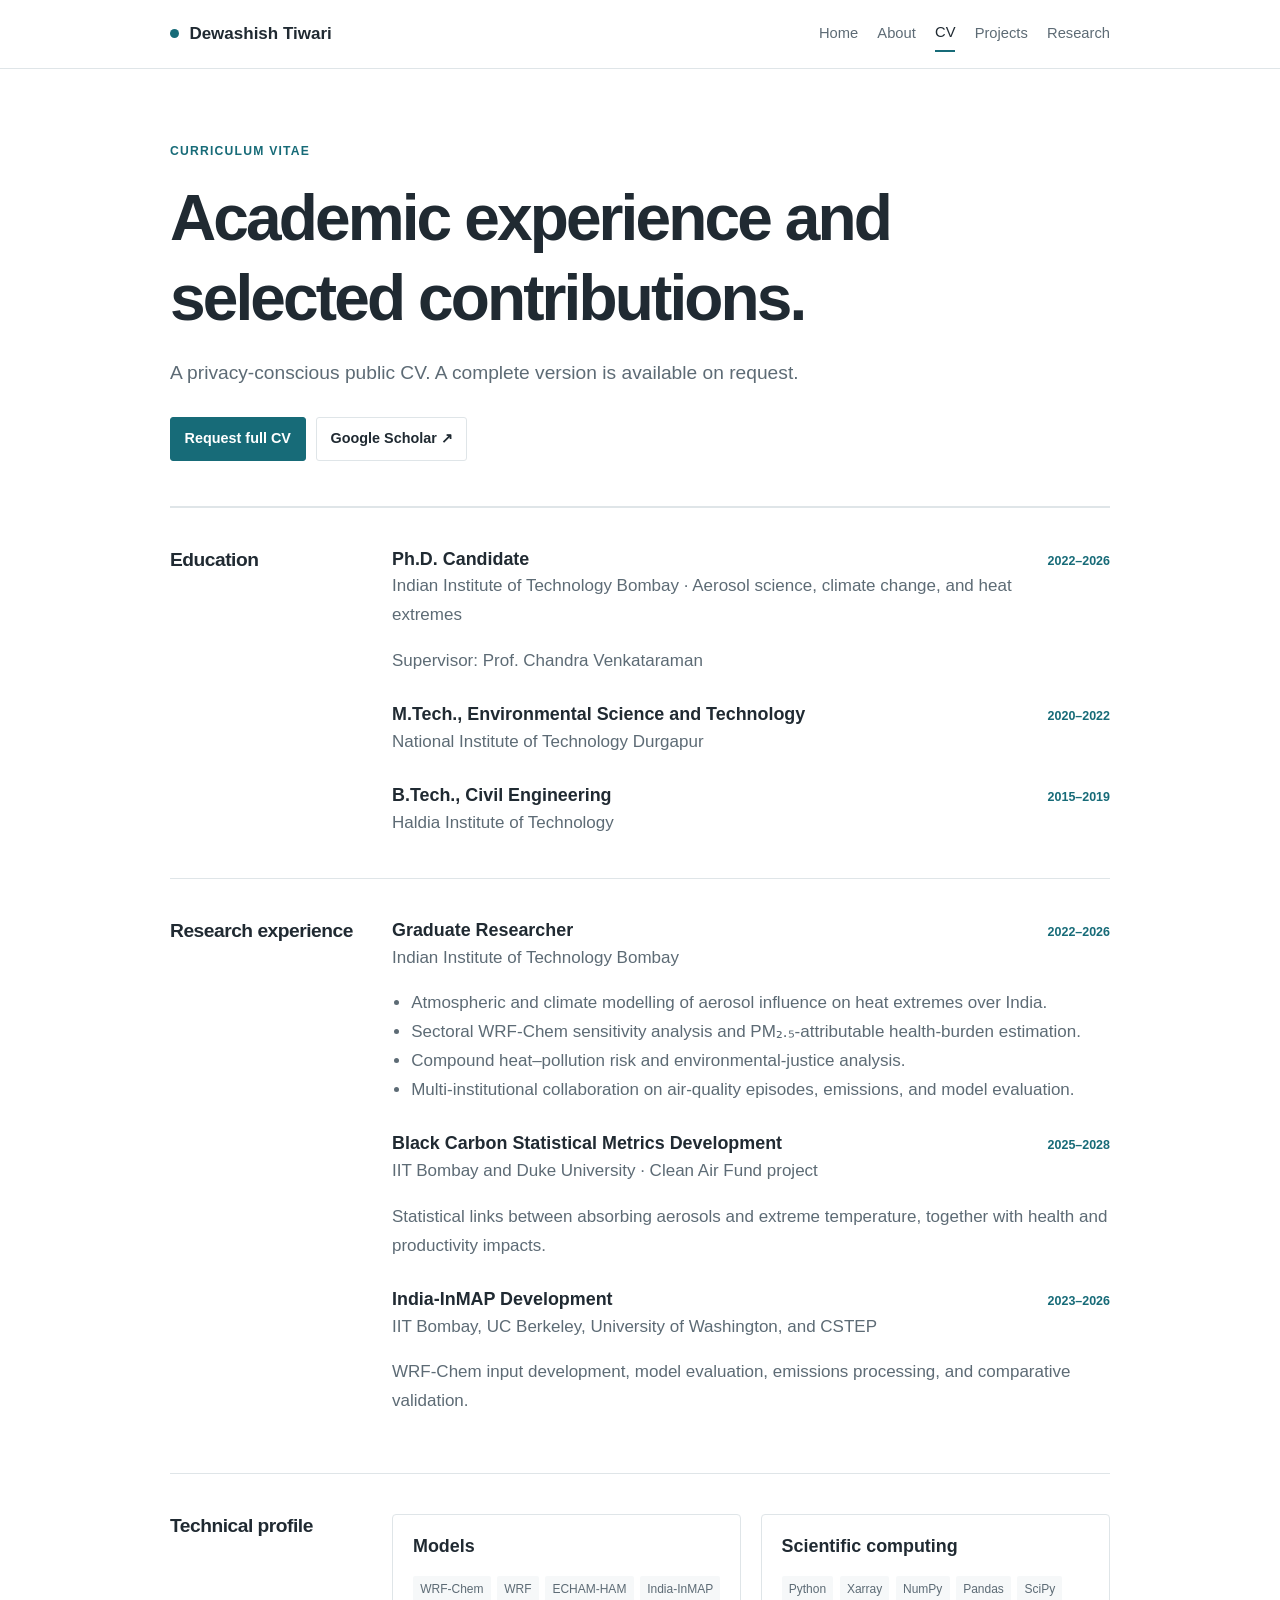
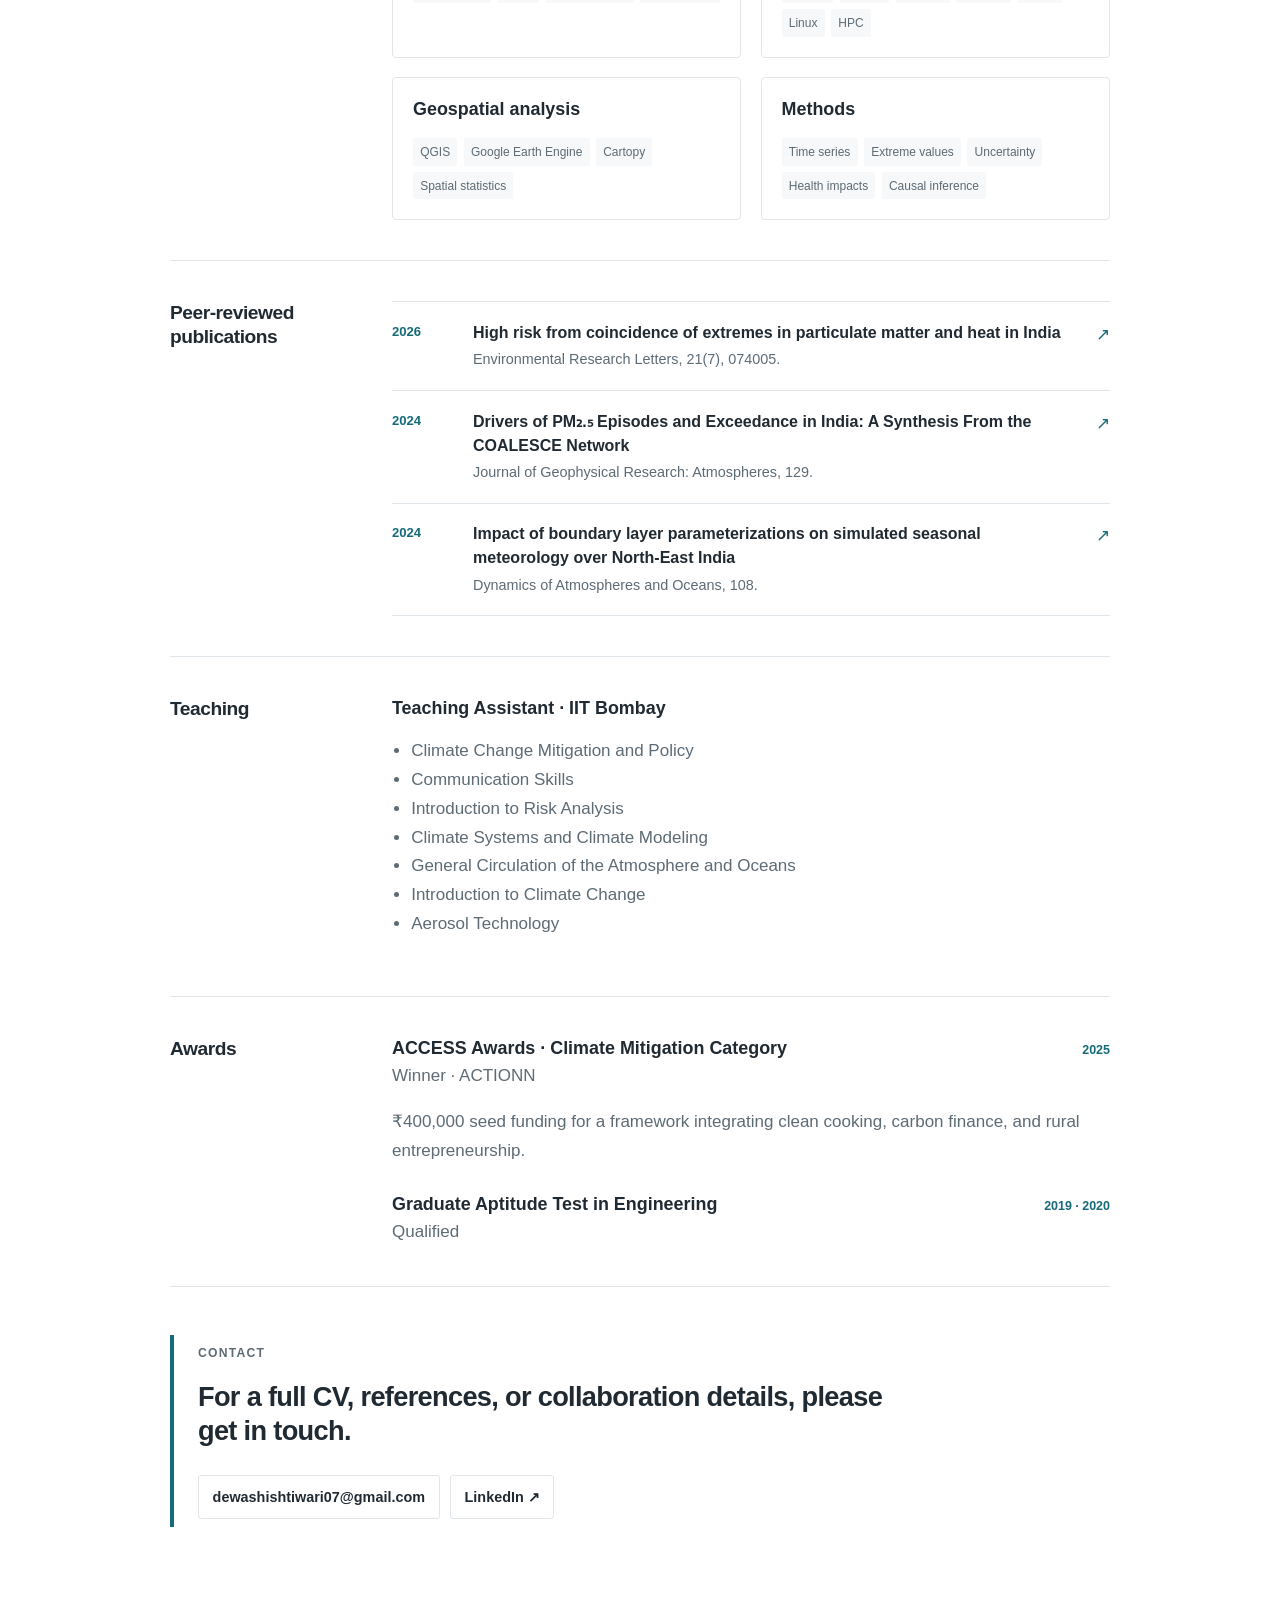
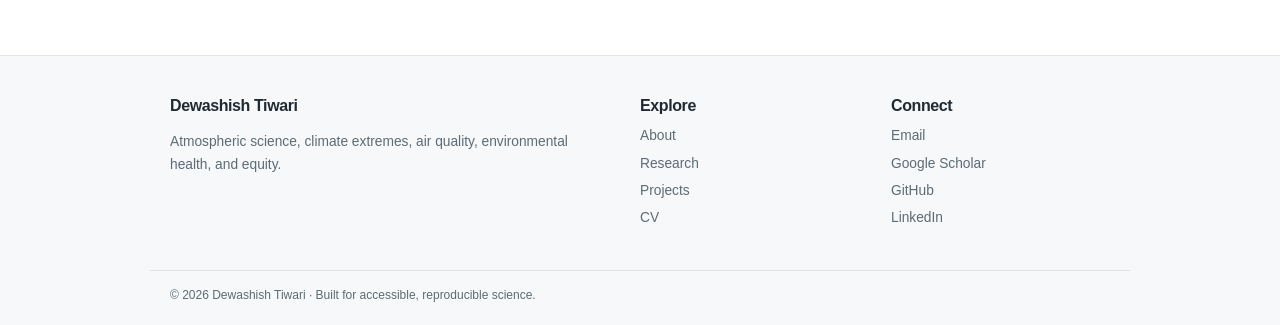
<file: cv/index.html>
<!doctype html>
<html lang="en">
<head>
  <meta charset="utf-8">
  <meta name="viewport" content="width=device-width, initial-scale=1">
  <meta name="description" content="Public academic CV of Dewashish Tiwari, atmospheric scientist and Ph.D. candidate at IIT Bombay.">
  <meta name="theme-color" content="#ffffff">
  <title>CV | Dewashish Tiwari</title>
  <link rel="canonical" href="https://dewashishtiwari.github.io/cv/">
  <link rel="icon" href="/assets/favicon.svg" type="image/svg+xml">
  <link rel="stylesheet" href="/assets/site.css">
  <script src="/assets/site.js" defer></script>
</head>
<body data-page="cv">
  <a class="skip-link" href="#main">Skip to content</a>
  <header class="site-header">
    <nav class="nav-shell" aria-label="Primary navigation">
      <a class="brand" href="/"><span class="brand-mark" aria-hidden="true"></span><span>Dewashish Tiwari</span></a>
      <div class="nav-links" data-nav-links><a href="/" data-page-link="home">Home</a><a href="/about/" data-page-link="about">About</a><a href="/cv/" data-page-link="cv">CV</a><a href="/projects/" data-page-link="projects">Projects</a><a href="/research/" data-page-link="research">Research</a></div>
      <div class="nav-actions"><button class="icon-button menu-button" type="button" data-menu-toggle aria-expanded="false" aria-label="Open navigation">Menu</button></div>
    </nav>
  </header>

  <main class="page" id="main">
    <header class="page-hero">
      <p class="eyebrow">Curriculum vitae</p>
      <h1>Academic experience and selected contributions.</h1>
      <p class="lede">A privacy-conscious public CV. A complete version is available on request.</p>
      <div class="button-row"><a class="button primary" href="mailto:dewashishtiwari07@gmail.com?subject=CV%20request">Request full CV</a><a class="button secondary" href="https://scholar.google.com/citations?user=yhNojn8AAAAJ&hl=en&oi=ao" target="_blank" rel="noreferrer">Google Scholar ↗</a></div>
    </header>

    <section class="cv-section reveal" aria-labelledby="education-heading">
      <h2 id="education-heading">Education</h2>
      <div>
        <article class="cv-entry"><div class="cv-entry-header"><div><h3>Ph.D. Candidate</h3><div class="institution">Indian Institute of Technology Bombay · Aerosol science, climate change, and heat extremes</div></div><span class="date">2022–2026</span></div><p>Supervisor: Prof. Chandra Venkataraman</p></article>
        <article class="cv-entry"><div class="cv-entry-header"><div><h3>M.Tech., Environmental Science and Technology</h3><div class="institution">National Institute of Technology Durgapur</div></div><span class="date">2020–2022</span></div></article>
        <article class="cv-entry"><div class="cv-entry-header"><div><h3>B.Tech., Civil Engineering</h3><div class="institution">Haldia Institute of Technology</div></div><span class="date">2015–2019</span></div></article>
      </div>
    </section>

    <section class="cv-section reveal" aria-labelledby="experience-heading">
      <h2 id="experience-heading">Research experience</h2>
      <div>
        <article class="cv-entry"><div class="cv-entry-header"><div><h3>Graduate Researcher</h3><div class="institution">Indian Institute of Technology Bombay</div></div><span class="date">2022–2026</span></div><ul><li>Atmospheric and climate modelling of aerosol influence on heat extremes over India.</li><li>Sectoral WRF-Chem sensitivity analysis and PM₂.₅-attributable health-burden estimation.</li><li>Compound heat–pollution risk and environmental-justice analysis.</li><li>Multi-institutional collaboration on air-quality episodes, emissions, and model evaluation.</li></ul></article>
        <article class="cv-entry"><div class="cv-entry-header"><div><h3>Black Carbon Statistical Metrics Development</h3><div class="institution">IIT Bombay and Duke University · Clean Air Fund project</div></div><span class="date">2025–2028</span></div><p>Statistical links between absorbing aerosols and extreme temperature, together with health and productivity impacts.</p></article>
        <article class="cv-entry"><div class="cv-entry-header"><div><h3>India-InMAP Development</h3><div class="institution">IIT Bombay, UC Berkeley, University of Washington, and CSTEP</div></div><span class="date">2023–2026</span></div><p>WRF-Chem input development, model evaluation, emissions processing, and comparative validation.</p></article>
      </div>
    </section>

    <section class="cv-section reveal" aria-labelledby="skills-heading">
      <h2 id="skills-heading">Technical profile</h2>
      <div class="grid-2">
        <article class="card"><h3>Models</h3><div class="tag-list"><span class="tag">WRF-Chem</span><span class="tag">WRF</span><span class="tag">ECHAM-HAM</span><span class="tag">India-InMAP</span></div></article>
        <article class="card"><h3>Scientific computing</h3><div class="tag-list"><span class="tag">Python</span><span class="tag">Xarray</span><span class="tag">NumPy</span><span class="tag">Pandas</span><span class="tag">SciPy</span><span class="tag">Linux</span><span class="tag">HPC</span></div></article>
        <article class="card"><h3>Geospatial analysis</h3><div class="tag-list"><span class="tag">QGIS</span><span class="tag">Google Earth Engine</span><span class="tag">Cartopy</span><span class="tag">Spatial statistics</span></div></article>
        <article class="card"><h3>Methods</h3><div class="tag-list"><span class="tag">Time series</span><span class="tag">Extreme values</span><span class="tag">Uncertainty</span><span class="tag">Health impacts</span><span class="tag">Causal inference</span></div></article>
      </div>
    </section>

    <section class="cv-section reveal" aria-labelledby="publications-heading">
      <h2 id="publications-heading">Peer-reviewed publications</h2>
      <div class="publication-list">
        <article class="publication"><span class="year">2026</span><div><h3>High risk from coincidence of extremes in particulate matter and heat in India</h3><p>Environmental Research Letters, 21(7), 074005.</p></div><a class="arrow" href="https://doi.org/10.1088/1748-9326/ae2346" target="_blank" rel="noreferrer" aria-label="Open DOI">↗</a></article>
        <article class="publication"><span class="year">2024</span><div><h3>Drivers of PM₂.₅ Episodes and Exceedance in India: A Synthesis From the COALESCE Network</h3><p>Journal of Geophysical Research: Atmospheres, 129.</p></div><a class="arrow" href="https://doi.org/10.1029/2024JD040834" target="_blank" rel="noreferrer" aria-label="Open DOI">↗</a></article>
        <article class="publication"><span class="year">2024</span><div><h3>Impact of boundary layer parameterizations on simulated seasonal meteorology over North-East India</h3><p>Dynamics of Atmospheres and Oceans, 108.</p></div><a class="arrow" href="https://doi.org/10.1016/j.dynatmoce.2024.101505" target="_blank" rel="noreferrer" aria-label="Open DOI">↗</a></article>
      </div>
    </section>

    <section class="cv-section reveal" aria-labelledby="teaching-heading">
      <h2 id="teaching-heading">Teaching</h2>
      <div>
        <article class="cv-entry"><h3>Teaching Assistant · IIT Bombay</h3><ul><li>Climate Change Mitigation and Policy</li><li>Communication Skills</li><li>Introduction to Risk Analysis</li><li>Climate Systems and Climate Modeling</li><li>General Circulation of the Atmosphere and Oceans</li><li>Introduction to Climate Change</li><li>Aerosol Technology</li></ul></article>
      </div>
    </section>

    <section class="cv-section reveal" aria-labelledby="awards-heading">
      <h2 id="awards-heading">Awards</h2>
      <div>
        <article class="cv-entry"><div class="cv-entry-header"><div><h3>ACCESS Awards · Climate Mitigation Category</h3><div class="institution">Winner · ACTIONN</div></div><span class="date">2025</span></div><p>₹400,000 seed funding for a framework integrating clean cooking, carbon finance, and rural entrepreneurship.</p></article>
        <article class="cv-entry"><div class="cv-entry-header"><div><h3>Graduate Aptitude Test in Engineering</h3><div class="institution">Qualified</div></div><span class="date">2019 · 2020</span></div></article>
      </div>
    </section>

    <section class="section reveal"><div class="callout"><p class="eyebrow">Contact</p><h2>For a full CV, references, or collaboration details, please get in touch.</h2><div class="button-row"><a class="button" href="mailto:dewashishtiwari07@gmail.com">dewashishtiwari07@gmail.com</a><a class="button" href="https://www.linkedin.com/in/dewashish-tiwari-4903a4145/" target="_blank" rel="noreferrer">LinkedIn ↗</a></div></div></section>
  </main>

  <footer class="site-footer">
    <div class="footer-grid"><div><h2>Dewashish Tiwari</h2><p>Atmospheric science, climate extremes, air quality, environmental health, and equity.</p></div><div><h2>Explore</h2><div class="footer-links"><a href="/about/">About</a><a href="/research/">Research</a><a href="/projects/">Projects</a><a href="/cv/">CV</a></div></div><div><h2>Connect</h2><div class="footer-links"><a href="mailto:dewashishtiwari07@gmail.com">Email</a><a href="https://scholar.google.com/citations?user=yhNojn8AAAAJ&hl=en&oi=ao" target="_blank" rel="noreferrer">Google Scholar</a><a href="https://github.com/Dewashishtiwari" target="_blank" rel="noreferrer">GitHub</a><a href="https://www.linkedin.com/in/dewashish-tiwari-4903a4145/" target="_blank" rel="noreferrer">LinkedIn</a></div></div></div>
    <div class="footer-bottom">© 2026 Dewashish Tiwari · Built for accessible, reproducible science.</div>
  </footer>
</body>
</html>
</file>
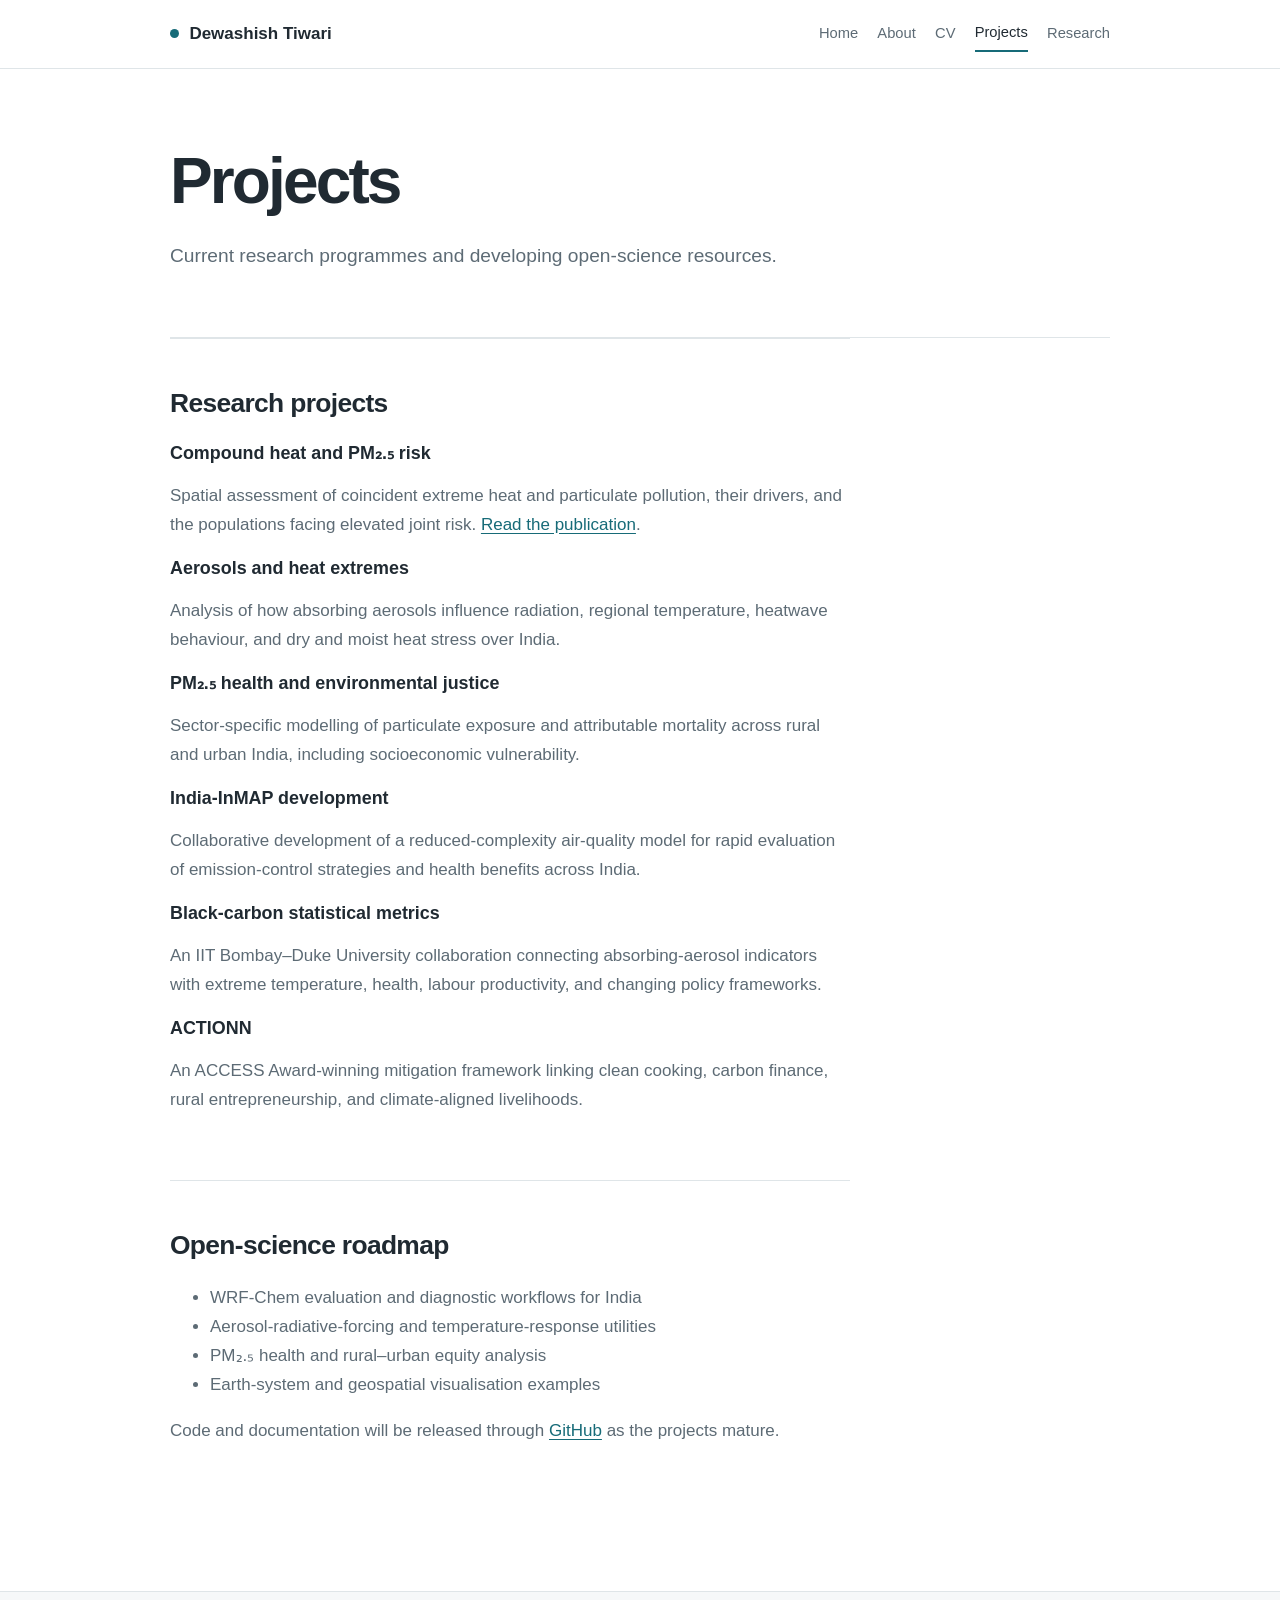
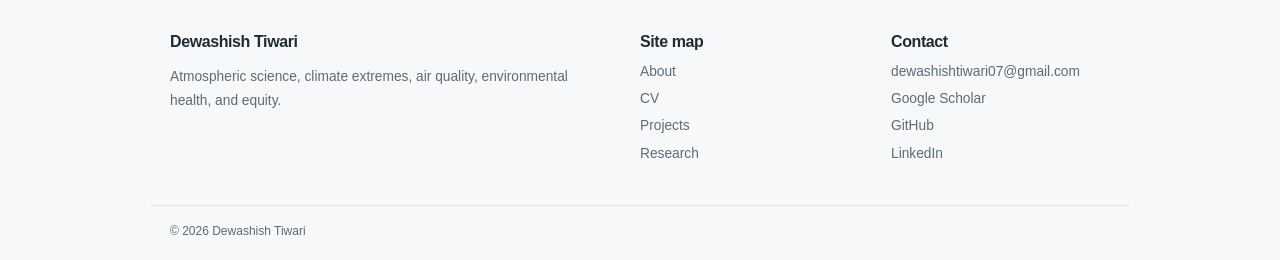
<file: projects/index.html>
<!doctype html>
<html lang="en">
<head>
  <meta charset="utf-8">
  <meta name="viewport" content="width=device-width, initial-scale=1">
  <meta name="description" content="Research projects by Dewashish Tiwari in atmospheric modelling, climate extremes, environmental health, and climate mitigation.">
  <meta name="theme-color" content="#ffffff">
  <title>Projects | Dewashish Tiwari</title>
  <link rel="canonical" href="https://dewashishtiwari.github.io/projects/">
  <link rel="icon" href="/assets/favicon.svg" type="image/svg+xml">
  <link rel="stylesheet" href="/assets/site.css">
  <script src="/assets/site.js" defer></script>
</head>
<body data-page="projects">
  <a class="skip-link" href="#main">Skip to content</a>
  <header class="site-header"><nav class="nav-shell" aria-label="Primary navigation">
    <a class="brand" href="/"><span class="brand-mark" aria-hidden="true"></span><span>Dewashish Tiwari</span></a>
    <div class="nav-links" data-nav-links><a href="/" data-page-link="home">Home</a><a href="/about/" data-page-link="about">About</a><a href="/cv/" data-page-link="cv">CV</a><a href="/projects/" data-page-link="projects">Projects</a><a href="/research/" data-page-link="research">Research</a></div>
    <div class="nav-actions"><button class="icon-button menu-button" type="button" data-menu-toggle aria-expanded="false" aria-label="Open navigation">Menu</button></div>
  </nav></header>

  <main class="page" id="main">
    <header class="page-hero"><h1>Projects</h1><p class="lede">Current research programmes and developing open-science resources.</p></header>

    <section class="section prose">
      <h2>Research projects</h2>
      <h3>Compound heat and PM₂.₅ risk</h3>
      <p>Spatial assessment of coincident extreme heat and particulate pollution, their drivers, and the populations facing elevated joint risk. <a href="https://doi.org/10.1088/1748-9326/ae2346" target="_blank" rel="noreferrer">Read the publication</a>.</p>

      <h3>Aerosols and heat extremes</h3>
      <p>Analysis of how absorbing aerosols influence radiation, regional temperature, heatwave behaviour, and dry and moist heat stress over India.</p>

      <h3>PM₂.₅ health and environmental justice</h3>
      <p>Sector-specific modelling of particulate exposure and attributable mortality across rural and urban India, including socioeconomic vulnerability.</p>

      <h3>India-InMAP development</h3>
      <p>Collaborative development of a reduced-complexity air-quality model for rapid evaluation of emission-control strategies and health benefits across India.</p>

      <h3>Black-carbon statistical metrics</h3>
      <p>An IIT Bombay–Duke University collaboration connecting absorbing-aerosol indicators with extreme temperature, health, labour productivity, and changing policy frameworks.</p>

      <h3>ACTIONN</h3>
      <p>An ACCESS Award-winning mitigation framework linking clean cooking, carbon finance, rural entrepreneurship, and climate-aligned livelihoods.</p>
    </section>

    <section class="section prose">
      <h2>Open-science roadmap</h2>
      <ul><li>WRF-Chem evaluation and diagnostic workflows for India</li><li>Aerosol-radiative-forcing and temperature-response utilities</li><li>PM₂.₅ health and rural–urban equity analysis</li><li>Earth-system and geospatial visualisation examples</li></ul>
      <p>Code and documentation will be released through <a href="https://github.com/Dewashishtiwari" target="_blank" rel="noreferrer">GitHub</a> as the projects mature.</p>
    </section>
  </main>

  <footer class="site-footer"><div class="footer-grid"><div><h2>Dewashish Tiwari</h2><p>Atmospheric science, climate extremes, air quality, environmental health, and equity.</p></div><div><h2>Site map</h2><div class="footer-links"><a href="/about/">About</a><a href="/cv/">CV</a><a href="/projects/">Projects</a><a href="/research/">Research</a></div></div><div><h2>Contact</h2><div class="footer-links"><a href="mailto:dewashishtiwari07@gmail.com">dewashishtiwari07@gmail.com</a><a href="https://scholar.google.com/citations?user=yhNojn8AAAAJ&hl=en&oi=ao" target="_blank" rel="noreferrer">Google Scholar</a><a href="https://github.com/Dewashishtiwari" target="_blank" rel="noreferrer">GitHub</a><a href="https://www.linkedin.com/in/dewashish-tiwari-4903a4145/" target="_blank" rel="noreferrer">LinkedIn</a></div></div></div><div class="footer-bottom">© 2026 Dewashish Tiwari</div></footer>
</body>
</html>
</file>
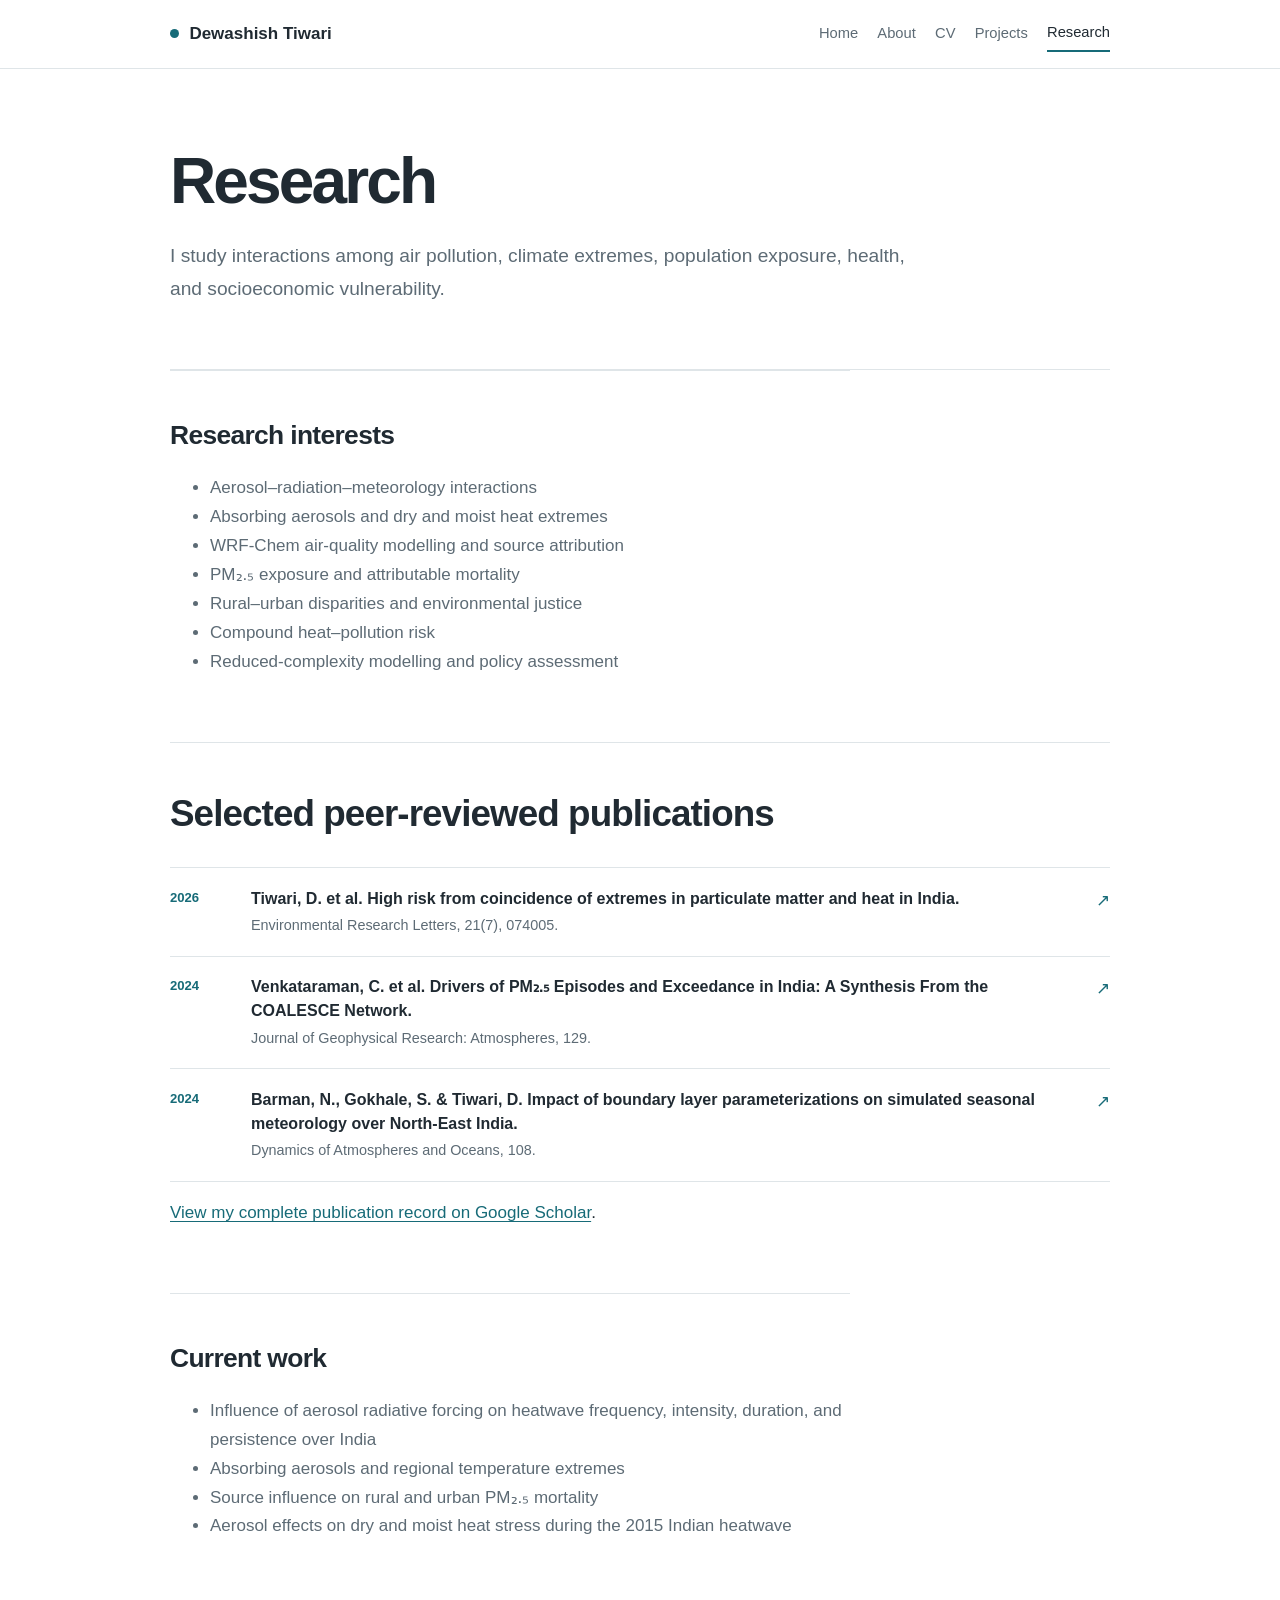
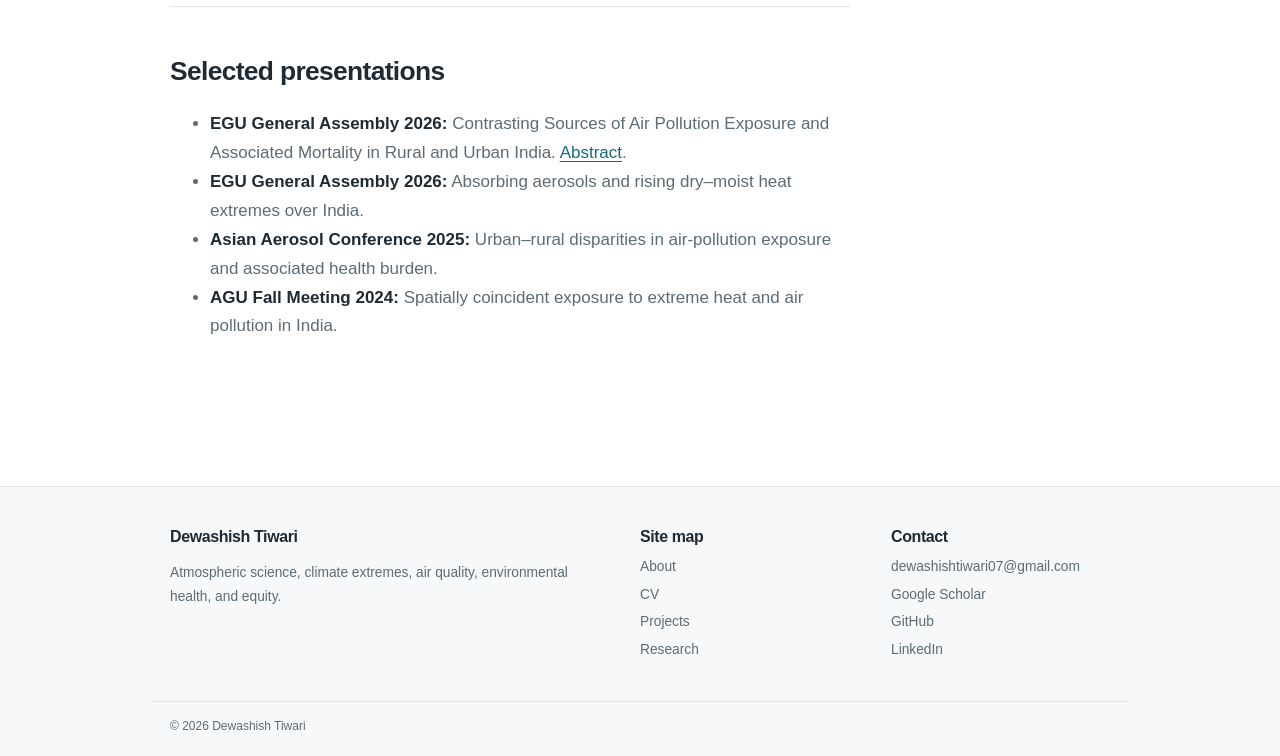
<file: research/index.html>
<!doctype html>
<html lang="en">
<head>
  <meta charset="utf-8">
  <meta name="viewport" content="width=device-width, initial-scale=1">
  <meta name="description" content="Research by Dewashish Tiwari on aerosol–climate interactions, PM2.5 exposure, heat extremes, health, and environmental justice.">
  <meta name="theme-color" content="#ffffff">
  <title>Research | Dewashish Tiwari</title>
  <link rel="canonical" href="https://dewashishtiwari.github.io/research/">
  <link rel="icon" href="/assets/favicon.svg" type="image/svg+xml">
  <link rel="stylesheet" href="/assets/site.css">
  <script src="/assets/site.js" defer></script>
</head>
<body data-page="research">
  <a class="skip-link" href="#main">Skip to content</a>
  <header class="site-header"><nav class="nav-shell" aria-label="Primary navigation">
    <a class="brand" href="/"><span class="brand-mark" aria-hidden="true"></span><span>Dewashish Tiwari</span></a>
    <div class="nav-links" data-nav-links><a href="/" data-page-link="home">Home</a><a href="/about/" data-page-link="about">About</a><a href="/cv/" data-page-link="cv">CV</a><a href="/projects/" data-page-link="projects">Projects</a><a href="/research/" data-page-link="research">Research</a></div>
    <div class="nav-actions"><button class="icon-button menu-button" type="button" data-menu-toggle aria-expanded="false" aria-label="Open navigation">Menu</button></div>
  </nav></header>

  <main class="page" id="main">
    <header class="page-hero"><h1>Research</h1><p class="lede">I study interactions among air pollution, climate extremes, population exposure, health, and socioeconomic vulnerability.</p></header>

    <section class="section prose">
      <h2>Research interests</h2>
      <ul><li>Aerosol–radiation–meteorology interactions</li><li>Absorbing aerosols and dry and moist heat extremes</li><li>WRF-Chem air-quality modelling and source attribution</li><li>PM₂.₅ exposure and attributable mortality</li><li>Rural–urban disparities and environmental justice</li><li>Compound heat–pollution risk</li><li>Reduced-complexity modelling and policy assessment</li></ul>
    </section>

    <section class="section" aria-labelledby="papers-heading">
      <h2 id="papers-heading">Selected peer-reviewed publications</h2>
      <div class="publication-list">
        <article class="publication"><span class="year">2026</span><div><h3>Tiwari, D. et al. High risk from coincidence of extremes in particulate matter and heat in India.</h3><p>Environmental Research Letters, 21(7), 074005.</p></div><a class="arrow" href="https://doi.org/10.1088/1748-9326/ae2346" target="_blank" rel="noreferrer" aria-label="Open DOI">↗</a></article>
        <article class="publication"><span class="year">2024</span><div><h3>Venkataraman, C. et al. Drivers of PM₂.₅ Episodes and Exceedance in India: A Synthesis From the COALESCE Network.</h3><p>Journal of Geophysical Research: Atmospheres, 129.</p></div><a class="arrow" href="https://doi.org/10.1029/2024JD040834" target="_blank" rel="noreferrer" aria-label="Open DOI">↗</a></article>
        <article class="publication"><span class="year">2024</span><div><h3>Barman, N., Gokhale, S. &amp; Tiwari, D. Impact of boundary layer parameterizations on simulated seasonal meteorology over North-East India.</h3><p>Dynamics of Atmospheres and Oceans, 108.</p></div><a class="arrow" href="https://doi.org/10.1016/j.dynatmoce.2024.101505" target="_blank" rel="noreferrer" aria-label="Open DOI">↗</a></article>
      </div>
      <p><a href="https://scholar.google.com/citations?user=yhNojn8AAAAJ&hl=en&oi=ao" target="_blank" rel="noreferrer">View my complete publication record on Google Scholar</a>.</p>
    </section>

    <section class="section prose">
      <h2>Current work</h2>
      <ul><li>Influence of aerosol radiative forcing on heatwave frequency, intensity, duration, and persistence over India</li><li>Absorbing aerosols and regional temperature extremes</li><li>Source influence on rural and urban PM₂.₅ mortality</li><li>Aerosol effects on dry and moist heat stress during the 2015 Indian heatwave</li></ul>
    </section>

    <section class="section prose">
      <h2>Selected presentations</h2>
      <ul><li><strong>EGU General Assembly 2026:</strong> Contrasting Sources of Air Pollution Exposure and Associated Mortality in Rural and Urban India. <a href="https://doi.org/10.5194/egusphere-egu26-3168" target="_blank" rel="noreferrer">Abstract</a>.</li><li><strong>EGU General Assembly 2026:</strong> Absorbing aerosols and rising dry–moist heat extremes over India.</li><li><strong>Asian Aerosol Conference 2025:</strong> Urban–rural disparities in air-pollution exposure and associated health burden.</li><li><strong>AGU Fall Meeting 2024:</strong> Spatially coincident exposure to extreme heat and air pollution in India.</li></ul>
    </section>
  </main>

  <footer class="site-footer"><div class="footer-grid"><div><h2>Dewashish Tiwari</h2><p>Atmospheric science, climate extremes, air quality, environmental health, and equity.</p></div><div><h2>Site map</h2><div class="footer-links"><a href="/about/">About</a><a href="/cv/">CV</a><a href="/projects/">Projects</a><a href="/research/">Research</a></div></div><div><h2>Contact</h2><div class="footer-links"><a href="mailto:dewashishtiwari07@gmail.com">dewashishtiwari07@gmail.com</a><a href="https://scholar.google.com/citations?user=yhNojn8AAAAJ&hl=en&oi=ao" target="_blank" rel="noreferrer">Google Scholar</a><a href="https://github.com/Dewashishtiwari" target="_blank" rel="noreferrer">GitHub</a><a href="https://www.linkedin.com/in/dewashish-tiwari-4903a4145/" target="_blank" rel="noreferrer">LinkedIn</a></div></div></div><div class="footer-bottom">© 2026 Dewashish Tiwari</div></footer>
</body>
</html>
</file>
<file: assets/site.css>
:root {
  --bg: #ffffff;
  --soft: #f6f8f9;
  --ink: #202a32;
  --muted: #5d6b75;
  --accent: #176b78;
  --line: #dfe5e8;
  --content: 980px;
}

* { box-sizing: border-box; }
html { scroll-behavior: smooth; }
body {
  background: var(--bg);
  color: var(--ink);
  font-family: Arial, Helvetica, sans-serif;
  font-size: 17px;
  line-height: 1.7;
  margin: 0;
}

a { color: var(--accent); text-underline-offset: 3px; }
a:hover { color: #0f4d57; }
img { display: block; max-width: 100%; }

.skip-link {
  background: var(--ink);
  color: white;
  left: 1rem;
  padding: .55rem .8rem;
  position: fixed;
  top: -4rem;
  z-index: 100;
}
.skip-link:focus { top: 1rem; }

.site-header { background: white; border-bottom: 1px solid var(--line); }
.nav-shell {
  align-items: center;
  display: flex;
  justify-content: space-between;
  margin: 0 auto;
  max-width: var(--content);
  min-height: 68px;
  padding: .6rem 1.25rem;
  position: relative;
}
.brand {
  align-items: center;
  color: var(--ink);
  display: inline-flex;
  font-weight: 700;
  gap: .65rem;
  text-decoration: none;
}
.brand-mark { background: var(--accent); border-radius: 50%; height: 9px; width: 9px; }
.brand-mark::after { display: none; }
.nav-links { align-items: center; display: flex; gap: 1.2rem; }
.nav-links a {
  color: var(--muted);
  font-size: .92rem;
  padding: .25rem 0;
  text-decoration: none;
}
.nav-links a:hover,
.nav-links a[aria-current="page"] { border-bottom: 2px solid var(--accent); color: var(--ink); }
.nav-actions { display: none; }
.icon-button {
  background: white;
  border: 1px solid var(--line);
  border-radius: 3px;
  color: var(--ink);
  cursor: pointer;
  font: inherit;
  font-size: .85rem;
  padding: .4rem .65rem;
}

.page { margin: 0 auto; max-width: var(--content); padding: 3.5rem 1.25rem 5rem; }
.home-hero {
  align-items: center;
  display: grid;
  gap: 4rem;
  grid-template-columns: minmax(0, 1fr) 280px;
  padding: 4rem 0 5rem;
}
.eyebrow {
  color: var(--accent);
  font-size: .76rem;
  font-weight: 700;
  letter-spacing: .1em;
  margin: 0 0 1rem;
  text-transform: uppercase;
}
.eyebrow::before { display: none; }
h1, h2, h3 { line-height: 1.25; margin-top: 0; }
h1 { font-size: clamp(2.8rem, 7vw, 4.8rem); letter-spacing: -.045em; margin-bottom: 1rem; }
h2 { font-size: clamp(1.7rem, 3.5vw, 2.3rem); letter-spacing: -.025em; }
h3 { font-size: 1.12rem; }
.hero-title span { color: var(--accent); }
.lede { color: var(--muted); font-size: 1.2rem; max-width: 650px; }
.intro { color: var(--muted); font-size: 1.05rem; max-width: 720px; }

.portrait-stage { max-width: 280px; position: relative; }
.portrait-stage::before, .portrait-stage::after { display: none; }
.portrait {
  aspect-ratio: 1;
  border: 1px solid var(--line);
  border-radius: 4px;
  object-fit: cover;
  width: 100%;
}
.button-row { display: flex; flex-wrap: wrap; gap: .65rem; margin-top: 1.7rem; }
.button {
  border: 1px solid var(--line);
  border-radius: 3px;
  display: inline-block;
  font-size: .9rem;
  font-weight: 700;
  padding: .55rem .85rem;
  text-decoration: none;
}
.button.primary { background: var(--accent); border-color: var(--accent); color: white; }
.button.primary:hover { background: #0f4d57; color: white; }
.button.secondary { background: white; color: var(--ink); }

.section { border-top: 1px solid var(--line); padding: 3rem 0; }
.section:first-child { border-top: 0; }
.section-header { margin-bottom: 1.7rem; max-width: 760px; }
.section-header p { color: var(--muted); margin: 0; }
.grid-2, .grid-3, .grid-4 { display: grid; gap: 1.2rem; }
.grid-2 { grid-template-columns: repeat(2, minmax(0, 1fr)); }
.grid-3 { grid-template-columns: repeat(3, minmax(0, 1fr)); }
.grid-4 { grid-template-columns: repeat(4, minmax(0, 1fr)); }

.card {
  background: white;
  border: 1px solid var(--line);
  border-radius: 4px;
  box-shadow: none;
  padding: 1.25rem;
}
.card p { color: var(--muted); margin-bottom: 0; }
.card .number, .status {
  color: var(--accent);
  font-size: .72rem;
  font-weight: 700;
  letter-spacing: .06em;
  text-transform: uppercase;
}
.focus-card { min-height: auto; }
.focus-card::after { display: none; }
.focus-card.cyan, .focus-card.teal, .focus-card.amber { background: white; color: var(--accent); }
.focus-card h3 { color: var(--ink); margin-top: .75rem; }

.page-hero { border-bottom: 1px solid var(--line); padding: 1rem 0 2.8rem; }
.page-hero h1 { font-size: clamp(2.5rem, 6vw, 4rem); max-width: 780px; }
.page-hero .lede { max-width: 760px; }

.about-grid { align-items: start; display: grid; gap: 3rem; grid-template-columns: 240px 1fr; }
.profile-panel { position: static; }
.profile-panel .portrait { margin-bottom: 1.2rem; }
.profile-panel dl { border-top: 1px solid var(--line); margin: 0; }
.profile-panel dl div { border-bottom: 1px solid var(--line); padding: .6rem 0; }
.profile-panel dt { color: var(--muted); font-size: .72rem; font-weight: 700; text-transform: uppercase; }
.profile-panel dd { margin: .1rem 0 0; }
.prose { max-width: 680px; }
.prose h2 { font-size: 1.65rem; margin-top: 2.5rem; }
.prose h2:first-child { margin-top: 0; }
.prose p, .prose li { color: var(--muted); }
.prose strong { color: var(--ink); }

.pipeline {
  border-bottom: 1px solid var(--line);
  border-top: 1px solid var(--line);
  display: grid;
  grid-template-columns: repeat(4, 1fr);
  margin-top: 1.5rem;
}
.pipeline div { padding: 1rem .7rem; }
.pipeline span { color: var(--accent); display: block; font-size: .72rem; font-weight: 700; margin-bottom: .25rem; }
.pipeline strong { font-size: .9rem; }

.tag-list { display: flex; flex-wrap: wrap; gap: .4rem; margin-top: .8rem; }
.tag { background: var(--soft); border-radius: 2px; color: var(--muted); font-size: .75rem; padding: .22rem .45rem; }

.publication-list { border-top: 1px solid var(--line); }
.publication {
  align-items: start;
  border-bottom: 1px solid var(--line);
  display: grid;
  gap: 1rem;
  grid-template-columns: 65px 1fr auto;
  padding: 1.15rem 0;
}
.publication .year { color: var(--accent); font-size: .82rem; font-weight: 700; }
.publication h3 { font-size: 1rem; line-height: 1.5; margin-bottom: .15rem; }
.publication p { color: var(--muted); font-size: .9rem; margin: 0; }
.publication .arrow { text-decoration: none; }

.timeline { border-left: 2px solid var(--line); margin-left: .4rem; padding-left: 1.7rem; }
.timeline::before { display: none; }
.timeline-item { padding: 0 0 1.8rem; position: relative; }
.timeline-item::before { background: var(--accent); border: 3px solid white; border-radius: 50%; content: ""; height: 11px; left: -2.08rem; position: absolute; top: .45rem; width: 11px; }
.timeline-item .date { color: var(--accent); font-size: .76rem; font-weight: 700; }
.timeline-item h3 { margin: .3rem 0 .15rem; }
.timeline-item p, .timeline-item li { color: var(--muted); }

.project-card { display: flex; flex-direction: column; min-height: 270px; }
.project-card .project-link { margin-top: auto; padding-top: 1rem; }
.project-link { margin-top: .7rem; }

.cv-section { border-top: 1px solid var(--line); display: grid; gap: 2rem; grid-template-columns: 190px 1fr; padding: 2.5rem 0; }
.cv-section > h2 { font-size: 1.2rem; }
.cv-entry { margin-bottom: 1.7rem; }
.cv-entry:last-child { margin-bottom: 0; }
.cv-entry-header { align-items: baseline; display: flex; gap: 1rem; justify-content: space-between; }
.cv-entry h3 { margin-bottom: .15rem; }
.cv-entry .date { color: var(--accent); flex: none; font-size: .78rem; font-weight: 700; }
.cv-entry .institution, .cv-entry p, .cv-entry li { color: var(--muted); }
.cv-entry ul { padding-left: 1.2rem; }

.stat-strip { border-bottom: 1px solid var(--line); border-top: 1px solid var(--line); display: grid; grid-template-columns: repeat(4, 1fr); }
.stat { padding: 1rem; }
.stat strong { display: block; font-size: 1.2rem; }
.stat span { color: var(--muted); font-size: .8rem; }

.callout { border-left: 4px solid var(--accent); padding: .5rem 0 .5rem 1.5rem; }
.callout::after { display: none; }
.callout h2 { font-size: 1.7rem; max-width: 700px; }
.callout p { color: var(--muted); max-width: 680px; }
.callout .button { color: var(--ink); }

.site-footer { background: var(--soft); border-top: 1px solid var(--line); }
.footer-grid { display: grid; gap: 2rem; grid-template-columns: 1.4fr .7fr .7fr; margin: 0 auto; max-width: var(--content); padding: 2.5rem 1.25rem; }
.footer-grid h2 { font-size: 1rem; margin-bottom: .5rem; }
.footer-grid p, .footer-grid a { color: var(--muted); font-size: .86rem; }
.footer-links { display: grid; gap: .25rem; }
.footer-links a { text-decoration: none; }
.footer-bottom { border-top: 1px solid var(--line); color: var(--muted); font-size: .75rem; margin: 0 auto; max-width: var(--content); padding: .9rem 1.25rem 1.2rem; }

.reveal, .js .reveal, .js .reveal.visible { opacity: 1; transform: none; transition: none; }
:focus-visible { outline: 2px solid var(--accent); outline-offset: 3px; }

@media (max-width: 760px) {
  .nav-actions { display: block; }
  .menu-button { display: inline-block; }
  .nav-links {
    align-items: stretch;
    background: white;
    border: 1px solid var(--line);
    display: none;
    flex-direction: column;
    gap: .4rem;
    left: 1rem;
    padding: .75rem;
    position: absolute;
    right: 1rem;
    top: 62px;
    z-index: 20;
  }
  .nav-links.open { display: flex; }
  .nav-links a { padding: .4rem; }
  .home-hero { gap: 2.5rem; grid-template-columns: 1fr; padding: 2.5rem 0 3.5rem; }
  .portrait-stage { max-width: 240px; }
  .about-grid, .cv-section { grid-template-columns: 1fr; }
  .profile-panel .portrait { max-width: 240px; }
  .grid-3, .grid-4 { grid-template-columns: repeat(2, minmax(0, 1fr)); }
  .pipeline { grid-template-columns: repeat(2, 1fr); }
  .footer-grid { grid-template-columns: 1fr 1fr; }
  .footer-grid > :first-child { grid-column: 1 / -1; }
}

@media (max-width: 520px) {
  body { font-size: 16px; }
  .page { padding: 2.5rem 1rem 4rem; }
  .nav-shell { padding-inline: 1rem; }
  .grid-2, .grid-3, .grid-4, .stat-strip, .pipeline { grid-template-columns: 1fr; }
  .publication { grid-template-columns: 50px 1fr; }
  .publication .arrow { display: none; }
  .cv-entry-header { align-items: flex-start; flex-direction: column; gap: .2rem; }
  .footer-grid { grid-template-columns: 1fr; }
  .footer-grid > :first-child { grid-column: auto; }
}
</file>
